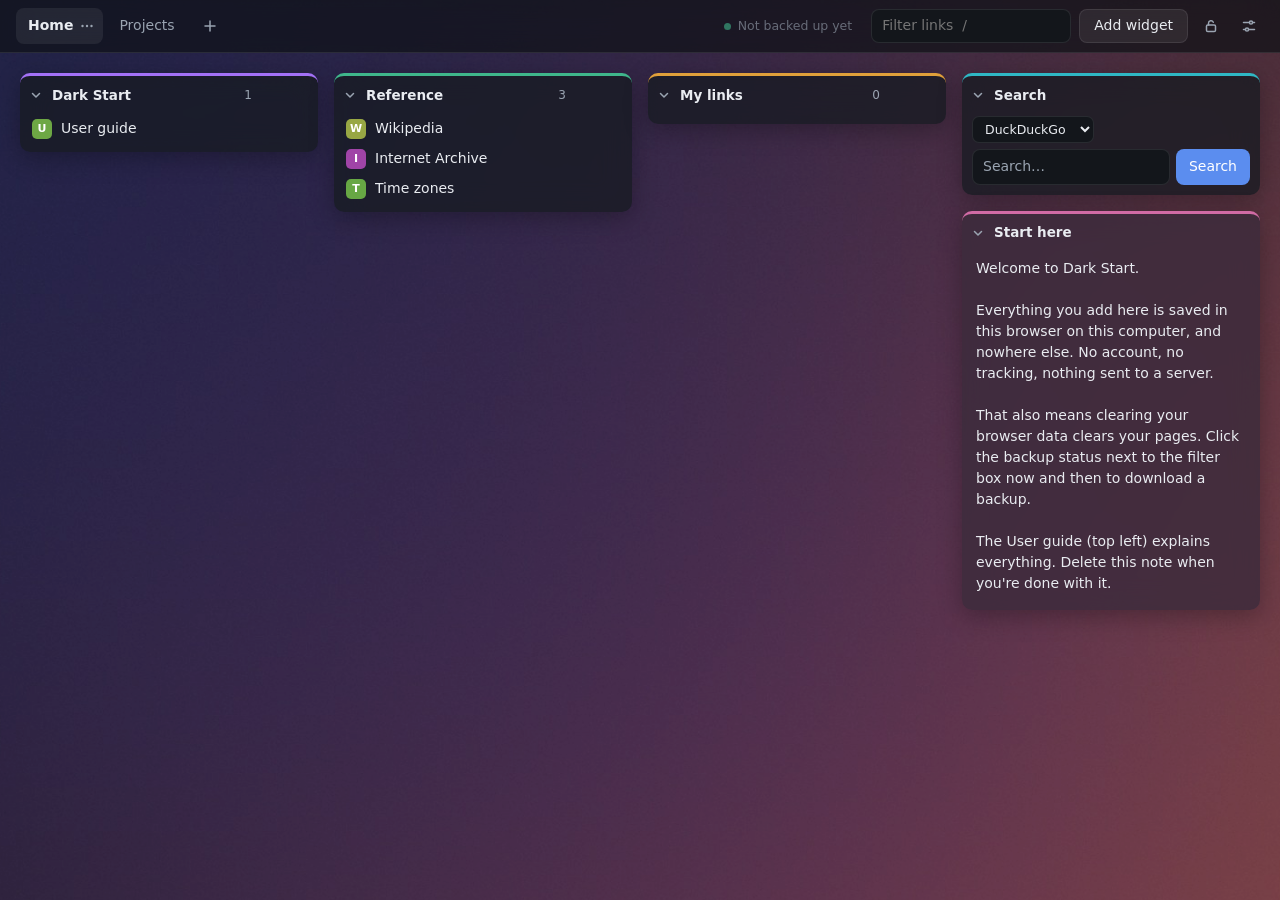
<file: index.html>
<!DOCTYPE html>
<html lang="en">
<head>
<meta charset="utf-8">
<meta name="viewport" content="width=device-width, initial-scale=1">
<!-- Leak controls (also sent as HTTP headers by web.config) -->
<meta name="referrer" content="no-referrer">
<meta http-equiv="x-dns-prefetch-control" content="off">
<meta http-equiv="Content-Security-Policy" content="default-src 'none'; script-src 'self'; style-src 'self'; img-src 'self' data: blob:; connect-src 'self'; base-uri 'none'; form-action 'none'">
<meta name="robots" content="noindex, nofollow">
<title>Dark Start</title>
<link rel="icon" href="data:,">
<link rel="stylesheet" href="css/app.css?v=7">
<script src="js/store.js?v=7" defer></script>
<script src="js/drag.js?v=7" defer></script>
<script src="js/app.js?v=7" defer></script>
</head>
<body data-theme="dark">
<div id="bg" aria-hidden="true"></div>

<header class="topbar">
  <nav id="tabs" class="tabs" role="tablist" aria-label="Pages"></nav>
  <button id="addTab" class="icon-btn edit-only" type="button" title="Add page" aria-label="Add page"></button>
  <div class="spacer"></div>
  <div id="backupStatus" class="backup-status" role="status" aria-live="polite"></div>
  <input id="filter" class="filter" type="search" placeholder="Filter links  /" autocomplete="off" spellcheck="false" aria-label="Filter links on this page">
  <button id="addWidget" class="btn edit-only" type="button">Add widget</button>
  <button id="lockBtn" class="icon-btn" type="button"></button>
  <button id="settingsBtn" class="icon-btn" type="button" title="Settings and backup" aria-label="Settings and backup"></button>
</header>

<main id="board" class="board"></main>

<div id="modal-root"></div>
<div id="toast" class="toast" role="status" hidden></div>
</body>
</html>
</file>
<file: css/app.css>
/* System fonts only: no web-font requests to anyone. */
:root {
  --dim: .25;
  --blur: 0px;
  --ui-accent: #5b8def;
  --radius: 10px;
  --font: "Segoe UI Variable Text", "Segoe UI", system-ui, -apple-system, Roboto, "Helvetica Neue", Arial, sans-serif;
}
body[data-theme="dark"] {
  --panel: rgba(24, 27, 34, .78);
  --panel-solid: #1c1f26;
  --bar: rgba(16, 18, 23, .72);
  --fg: #e9ecf1;
  --muted: #9aa4b1;
  --line: rgba(255, 255, 255, .09);
  --hover: rgba(255, 255, 255, .07);
  --input: #13161b;
  --shadow: 0 6px 24px rgba(0, 0, 0, .28);
}
body[data-theme="light"] {
  --panel: rgba(255, 255, 255, .88);
  --panel-solid: #ffffff;
  --bar: rgba(255, 255, 255, .78);
  --fg: #1c2027;
  --muted: #5f6874;
  --line: rgba(0, 0, 0, .09);
  --hover: rgba(0, 0, 0, .05);
  --input: #f4f5f7;
  --shadow: 0 6px 24px rgba(0, 0, 0, .14);
}

* { box-sizing: border-box; }
html, body { margin: 0; min-height: 100%; }
body {
  font: 14px/1.4 var(--font);
  color: var(--fg);
  background: #2a2f38;
  min-height: 100vh;
}
body.plain-bg { background: #2b313b; }
body[data-theme="light"].plain-bg { background: #dfe3e8; }

#bg {
  position: fixed; inset: -40px; z-index: -2;
  background: center / cover no-repeat;
  filter: blur(var(--blur));
}
body::before {
  content: ""; position: fixed; inset: 0; z-index: -1;
  background: rgba(0, 0, 0, var(--dim));
  pointer-events: none;
}

button { font: inherit; color: inherit; }
[hidden] { display: none !important; }
.spacer { flex: 1; }

/* ---------- top bar ---------- */
.topbar {
  position: sticky; top: 0; z-index: 50;
  display: flex; align-items: center; gap: 8px;
  padding: 8px 16px;
  background: var(--bar);
  backdrop-filter: blur(16px) saturate(1.2);
  border-bottom: 1px solid var(--line);
}
.tabs { display: flex; flex-wrap: wrap; gap: 4px; min-width: 0; }
.tab {
  display: flex; align-items: center; gap: 2px;
  padding: 6px 12px; border-radius: 8px;
  color: var(--muted); cursor: pointer; user-select: none;
  white-space: nowrap; outline: none;
  touch-action: none;
}
.tab:hover { background: var(--hover); color: var(--fg); }
.tab:focus-visible { box-shadow: 0 0 0 2px var(--ui-accent); }
.tab.active { background: var(--hover); color: var(--fg); font-weight: 600; padding-right: 4px; }
.tab .tab-menu { width: 24px; height: 24px; }
.tab.drop-hover { background: rgba(91, 141, 239, .25); color: var(--fg); box-shadow: 0 0 0 2px var(--ui-accent); }

.filter {
  width: 200px; padding: 6px 10px;
  border-radius: 8px; border: 1px solid var(--line);
  background: var(--input); color: var(--fg); font: inherit;
}
.filter:focus { outline: 2px solid var(--ui-accent); outline-offset: -1px; }

.icon-btn {
  display: inline-grid; place-items: center;
  width: 30px; height: 30px; padding: 0;
  border: 0; border-radius: 7px; background: transparent;
  color: var(--muted); cursor: pointer; flex: none;
}
.icon-btn:hover { background: var(--hover); color: var(--fg); }
.icon-btn:focus-visible { outline: 2px solid var(--ui-accent); }
.icon-btn.on { color: var(--ui-accent); }
.ic { display: inline-flex; }

.btn {
  padding: 6px 14px; border-radius: 8px;
  border: 1px solid var(--line); background: var(--hover);
  color: var(--fg); cursor: pointer; white-space: nowrap;
}
.btn:hover { filter: brightness(1.15); }
.btn:focus-visible { outline: 2px solid var(--ui-accent); outline-offset: 1px; }
.btn.primary { background: var(--ui-accent); border-color: transparent; color: #fff; }
.btn.danger { color: #ef6b63; }
.btn.danger-solid { background: #d9443c; border-color: transparent; color: #fff; }
.btn.small { padding: 4px 10px; font-size: 13px; }

/* ---------- board ---------- */
.board {
  --cols: 4;
  display: grid;
  grid-template-columns: repeat(var(--cols), minmax(0, 1fr));
  gap: 16px; align-items: start;
  padding: 20px; max-width: 1680px; margin: 0 auto;
}
@media (max-width: 1000px) { .board { grid-template-columns: repeat(2, minmax(0, 1fr)); } }
@media (max-width: 620px)  { .board { grid-template-columns: 1fr; } .filter { width: 120px; } }

.column { display: flex; flex-direction: column; gap: 16px; min-height: 140px; border-radius: var(--radius); }
body.dragging-widgets .column { outline: 1px dashed rgba(255, 255, 255, .22); outline-offset: 4px; }

.empty-hint {
  grid-column: 1 / -1; justify-self: center; text-align: center;
  padding: 28px 40px; border-radius: var(--radius);
  background: var(--panel); backdrop-filter: blur(12px);
}
.empty-hint p { margin: 0 0 12px; color: var(--muted); }

/* ---------- widgets ---------- */
.widget {
  --accent: #5b8def;
  background: var(--panel);
  backdrop-filter: blur(14px) saturate(1.15);
  border-radius: var(--radius);
  border-top: 3px solid var(--accent);
  box-shadow: var(--shadow);
  overflow: hidden;
}
.widget-head {
  display: flex; align-items: center; gap: 2px;
  padding: 6px 6px 6px 4px;
  cursor: grab; user-select: none; touch-action: none;
}
body.locked .widget-head { cursor: default; }
.w-title {
  flex: 1; min-width: 0; margin: 0 0 0 2px;
  font-size: 13.5px; font-weight: 600;
  white-space: nowrap; overflow: hidden; text-overflow: ellipsis;
}
.w-count { font-size: 12px; color: var(--muted); padding: 0 4px; font-variant-numeric: tabular-nums; }
.w-toggle { width: 24px; height: 24px; }
.w-toggle .ic { transition: transform .15s; }
.widget.collapsed .w-toggle .ic { transform: rotate(-90deg); }
.w-add, .w-menu { width: 26px; height: 26px; opacity: 0; transition: opacity .12s; }
.widget:hover .w-add, .widget:hover .w-menu, .w-add:focus-visible, .w-menu:focus-visible { opacity: 1; }

.links { list-style: none; margin: 0; padding: 0 6px 8px; min-height: 10px; }
.widget.collapsed .links { display: none; }
body.filtering .widget.collapsed .links { display: block; }
.link { display: flex; align-items: center; border-radius: 7px; user-select: none; }
.link:hover { background: var(--hover); }
.link a {
  flex: 1; min-width: 0;
  display: flex; align-items: center; gap: 9px;
  padding: 5px 6px; color: var(--fg); text-decoration: none;
  -webkit-user-drag: none;
}
.link a:focus-visible { outline: 2px solid var(--ui-accent); border-radius: 7px; }
.l-title { white-space: nowrap; overflow: hidden; text-overflow: ellipsis; }
.badge {
  flex: none; width: 20px; height: 20px; border-radius: 5px;
  display: grid; place-items: center;
  font-size: 11px; font-weight: 700; color: #fff;
}
.l-edit { width: 26px; height: 26px; opacity: 0; }
.link:hover .l-edit, .l-edit:focus-visible { opacity: 1; }

body.locked .edit-only { display: none !important; }

/* ---------- drag ---------- */
body.dragging, body.dragging * { cursor: grabbing !important; user-select: none !important; }
.drag-ghost {
  position: fixed !important; left: 0; top: 0; z-index: 1000; margin: 0;
  pointer-events: none; opacity: .94;
  box-shadow: 0 14px 40px rgba(0, 0, 0, .4);
}
li.drag-ghost { background: var(--panel-solid); list-style: none; }
.tab.drag-ghost { background: var(--panel-solid); }
.drag-hidden { display: none !important; }
.drag-placeholder {
  list-style: none; flex: none;
  border: 2px dashed var(--ui-accent); border-radius: 8px;
  background: rgba(91, 141, 239, .1);
}

/* ---------- menus ---------- */
.menu {
  position: fixed; z-index: 1500; min-width: 200px; max-height: 70vh; overflow: auto;
  padding: 6px; border-radius: 10px;
  background: var(--panel-solid); border: 1px solid var(--line); box-shadow: var(--shadow);
}
.menu > button {
  display: block; width: 100%; text-align: left;
  padding: 7px 10px; border: 0; border-radius: 6px; background: none; cursor: pointer;
}
.menu > button:hover, .menu > button:focus-visible { background: var(--hover); outline: none; }
.menu > button.danger { color: #ef6b63; }
.menu hr { border: 0; border-top: 1px solid var(--line); margin: 5px 4px; }
.menu-label { font-size: 11px; text-transform: uppercase; letter-spacing: .06em; color: var(--muted); padding: 6px 10px 4px; }
.menu .swatches, .menu .seg { margin: 2px 10px 6px; }

.swatches { display: flex; gap: 7px; flex-wrap: wrap; }
.swatch { width: 22px; height: 22px; border-radius: 50%; border: 2px solid transparent; cursor: pointer; padding: 0; box-shadow: inset 0 0 0 1px rgba(0,0,0,.15); }
.swatch.sel { border-color: var(--fg); }

.seg { display: inline-flex; padding: 3px; gap: 2px; border-radius: 9px; background: var(--input); border: 1px solid var(--line); }
.seg button { border: 0; background: none; padding: 5px 12px; border-radius: 6px; cursor: pointer; color: var(--muted); }
.seg button.sel { background: var(--panel-solid); color: var(--fg); box-shadow: 0 1px 3px rgba(0,0,0,.2); }
.seg.small button { padding: 3px 9px; min-width: 28px; }

/* ---------- modals ---------- */
.modal-backdrop {
  position: fixed; inset: 0; z-index: 2000;
  display: grid; place-items: center; padding: 16px;
  background: rgba(0, 0, 0, .45);
}
.modal {
  width: min(480px, 100%); max-height: 88vh; overflow: auto;
  background: var(--panel-solid); color: var(--fg);
  border-radius: 14px; border: 1px solid var(--line); box-shadow: 0 20px 60px rgba(0, 0, 0, .45);
}
.modal.wide { width: min(720px, 100%); }
.modal-head { display: flex; align-items: center; padding: 14px 14px 4px 20px; }
.modal-head h3 { flex: 1; margin: 0; font-size: 16px; }
.modal-body { padding: 8px 20px 12px; }
.modal-body p { margin: 6px 0 10px; }
.modal-foot { display: flex; gap: 8px; justify-content: flex-end; padding: 10px 20px 18px; }
.modal-foot .spacer { flex: 1; }

.field { margin: 10px 0 14px; }
.field-label { font-size: 12.5px; font-weight: 600; margin-bottom: 6px; color: var(--muted); }
.field input[type=text], .field textarea {
  width: 100%; padding: 8px 10px; border-radius: 8px;
  border: 1px solid var(--line); background: var(--input); color: var(--fg); font: inherit;
}
.field textarea { resize: vertical; font-family: ui-monospace, Consolas, monospace; font-size: 13px; }
.field input:focus, .field textarea:focus { outline: 2px solid var(--ui-accent); outline-offset: -1px; }
.field input.invalid { outline: 2px solid #e5534b; }
.field input[type=range] { width: 100%; accent-color: var(--ui-accent); }
.hint { display: block; color: var(--muted); font-size: 12.5px; margin-top: 4px; }
.section-label { font-size: 12.5px; font-weight: 600; color: var(--muted); margin: 18px 0 8px; padding-top: 14px; border-top: 1px solid var(--line); }
.lib-list { display: flex; flex-direction: column; gap: 6px; }
.lib-item { display: flex; align-items: center; justify-content: space-between; gap: 12px; padding: 8px 10px; border-radius: 8px; background: var(--hover); }
.lib-name { font-weight: 600; }

.settings section { padding: 4px 0 14px; border-bottom: 1px solid var(--line); }
.settings section:last-child { border-bottom: 0; }
.settings h4 { margin: 10px 0 10px; font-size: 13px; text-transform: uppercase; letter-spacing: .06em; color: var(--muted); }
.row2 { display: grid; grid-template-columns: 1fr 1fr; gap: 16px; }
.check { display: inline-flex; align-items: center; gap: 6px; cursor: pointer; }
.check input { accent-color: var(--ui-accent); width: 16px; height: 16px; margin: 0; }
.btn-row { display: flex; align-items: center; gap: 14px; flex-wrap: wrap; margin: 10px 0; }

.bg-grid { display: grid; grid-template-columns: repeat(auto-fill, minmax(118px, 1fr)); gap: 10px; }
.bg-wrap { position: relative; }
.bg-opt {
  display: flex; align-items: flex-end; width: 100%; aspect-ratio: 16 / 10; padding: 0;
  border-radius: 9px; border: 2px solid var(--line); cursor: pointer; overflow: hidden;
  background: #39404b center / cover no-repeat;
}
.bg-opt.plain { background: linear-gradient(135deg, #2b313b, #3a414d); }
.bg-opt.sel { border-color: var(--ui-accent); box-shadow: 0 0 0 2px var(--ui-accent); }
.bg-opt.upload { align-items: center; justify-content: center; border-style: dashed; background: var(--input); color: var(--muted); }
.bg-name { width: 100%; padding: 14px 8px 5px; font-size: 12px; color: #fff; text-align: left; background: linear-gradient(transparent, rgba(0,0,0,.6)); white-space: nowrap; overflow: hidden; text-overflow: ellipsis; }
.bg-del { position: absolute; top: 4px; right: 4px; width: 24px; height: 24px; background: rgba(0,0,0,.55); color: #fff; opacity: 0; }
.bg-wrap:hover .bg-del, .bg-del:focus-visible { opacity: 1; }
.bg-del:hover { background: #d9443c; color: #fff; }

/* ---------- toast ---------- */
.toast {
  position: fixed; left: 50%; bottom: 22px; transform: translateX(-50%); z-index: 3000;
  max-width: min(560px, 92vw); padding: 10px 16px; border-radius: 9px;
  background: var(--panel-solid); color: var(--fg); border: 1px solid var(--line); box-shadow: var(--shadow);
}
.toast.error { border-color: #e5534b; }

@media (prefers-reduced-motion: reduce) { * { transition: none !important; } }

/* ---------- search & notes widgets ---------- */
.widget.collapsed .w-body { display: none; }
.search-box { padding: 2px 10px 10px; display: flex; flex-direction: column; gap: 6px; }
.search-row { display: flex; gap: 6px; }
.search-input {
  flex: 1; min-width: 0; padding: 7px 10px; border-radius: 8px;
  border: 1px solid var(--line); background: var(--input); color: var(--fg); font: inherit;
}
.search-input:focus { outline: 2px solid var(--accent); outline-offset: -1px; }
.search-go { padding: 6px 12px; background: var(--accent); }
.engine-select {
  align-self: flex-start; max-width: 100%;
  padding: 4px 8px; border-radius: 7px; font: inherit; font-size: 12.5px;
  border: 1px solid var(--line); background: var(--input); color: var(--fg); cursor: pointer;
}
.field .engine-select { font-size: 14px; padding: 6px 10px; }

.widget.type-notes { background: color-mix(in srgb, var(--accent) 16%, var(--panel)); }
.note-wrap { padding: 0 8px 8px; }
.note {
  display: block; width: 100%; min-height: 90px; resize: none; overflow: auto;
  padding: 6px 6px; border: 0; border-radius: 6px; background: transparent;
  color: var(--fg); font: 14px/1.5 var(--font); white-space: pre-wrap;
}
.note:hover { background: var(--hover); }
.note:focus { outline: none; background: var(--hover); }
.note::placeholder, .search-input::placeholder { color: var(--muted); }
body.locked .note { cursor: text; }

.engine-list { display: flex; flex-direction: column; gap: 4px; margin: 4px 0 6px; }
.engine-row { display: flex; align-items: center; gap: 8px; padding: 6px 4px 6px 10px; border-radius: 8px; background: var(--hover); }
.engine-info { flex: 1; min-width: 0; }
.engine-name { font-weight: 600; white-space: pre; }
.engine-url { font-size: 12px; color: var(--muted); white-space: nowrap; overflow: hidden; text-overflow: ellipsis; font-family: ui-monospace, Consolas, monospace; }
.add-engine-label { margin-top: 14px; }
.add-engine { display: grid; grid-template-columns: 1fr 2fr auto; gap: 6px; }
.add-engine input {
  min-width: 0; padding: 7px 10px; border-radius: 8px;
  border: 1px solid var(--line); background: var(--input); color: var(--fg); font: inherit;
}
.add-engine input:focus { outline: 2px solid var(--ui-accent); outline-offset: -1px; }
.add-engine input.invalid { outline: 2px solid #e5534b; }

/* ---------- icon (grid) view for link widgets ---------- */
.view-grid .links {
  display: grid;
  grid-template-columns: repeat(auto-fill, minmax(74px, 1fr));
  gap: 4px;
  padding: 4px 8px 10px;
}
.view-grid .link { position: relative; justify-content: center; border-radius: 10px; }
.view-grid .link a {
  flex-direction: column; align-items: center; justify-content: flex-start; gap: 6px;
  width: 100%; padding: 8px 4px 7px; text-align: center;
}
.view-grid .badge {
  width: 42px; height: 42px; border-radius: 11px;
  font-size: 19px; font-weight: 700;
  box-shadow: 0 2px 6px rgba(0, 0, 0, .25);
}
.view-grid .l-title { max-width: 100%; font-size: 12px; line-height: 1.25; }
.view-grid .l-edit {
  position: absolute; top: 1px; right: 1px;
  width: 22px; height: 22px; border-radius: 6px;
  background: var(--panel-solid);
}
.view-grid .drag-placeholder { height: auto !important; min-height: 78px; }
li.drag-ghost .badge { box-shadow: none; }
.ghost-holder { position: fixed; left: 0; top: 0; width: 0; height: 0; z-index: 1000; }

/* ---------- backup status (top bar) ---------- */
.backup-status { display: flex; align-items: center; gap: 2px; flex: none; }
.backup-status .bs-main {
  display: inline-flex; align-items: center; gap: 7px;
  padding: 5px 10px; border-radius: 999px;
  border: 1px solid transparent; background: transparent;
  font-size: 12.5px; cursor: pointer; white-space: nowrap;
  transition: color .3s, background .3s, border-color .3s, opacity .3s;
}
.backup-status .bs-main:hover { background: var(--hover); }
.backup-status .bs-main:focus-visible { outline: 2px solid var(--ui-accent); }
.bs-dot { width: 7px; height: 7px; border-radius: 50%; background: currentColor; flex: none; }

/* Brightens as un-backed-up changes age. */
.backup-status.level-0 .bs-main { color: var(--muted); opacity: .6; }
.backup-status.level-0:not(.dirty) .bs-dot { background: #3fb68b; }
.backup-status.level-1 .bs-main { color: var(--fg); opacity: .9; }
.backup-status.level-2 .bs-main { color: #f0b54d; border-color: rgba(240, 181, 77, .35); }
.backup-status.level-3 .bs-main {
  color: #1d1606; background: #f0b54d; border-color: #f0b54d; font-weight: 600;
  box-shadow: 0 0 0 3px rgba(240, 181, 77, .18);
}
.backup-status.level-3 .bs-main:hover { background: #f5c46b; }
.bs-cta { padding-left: 8px; margin-left: 2px; border-left: 1px solid rgba(29, 22, 6, .35); }
.bs-snooze { width: 24px; height: 24px; display: grid; place-items: center; border: 0; border-radius: 50%; background: transparent; color: var(--muted); cursor: pointer; }
.bs-snooze:hover { background: var(--hover); color: var(--fg); }

#settingsBtn { position: relative; }
#settingsBtn.has-dot::after {
  content: ""; position: absolute; top: 5px; right: 5px; width: 8px; height: 8px; border-radius: 50%;
  background: #f0b54d; box-shadow: 0 0 0 2px var(--bar);
}

@media (max-width: 1100px) {
  .backup-status .bs-text, .backup-status .bs-cta { display: none; }
  .backup-status .bs-main { padding: 8px; }
}

/* ---------- sections inside link widgets ---------- */
.link.section { align-items: center; gap: 8px; padding: 10px 6px 3px; border-radius: 0; cursor: grab; }
.link.section:hover { background: transparent; }
.link.section.plain { padding: 6px 6px; }
.sec-title {
  flex: none; max-width: 70%;
  font-size: 11px; font-weight: 700; letter-spacing: .07em; text-transform: uppercase;
  color: var(--accent); white-space: nowrap; overflow: hidden; text-overflow: ellipsis;
}
.sec-line { flex: 1; height: 1px; background: var(--line); }
.link.section .sec-title + .sec-line { background: color-mix(in srgb, var(--accent) 35%, transparent); }
.link.section .l-edit { width: 22px; height: 22px; }
body.locked .link.section { cursor: default; }
.view-grid .link.section { grid-column: 1 / -1; justify-content: flex-start; padding: 8px 4px 2px; }
.view-grid .link.section .l-edit { position: static; background: transparent; }
li.drag-ghost.section { background: var(--panel-solid); padding: 8px 10px; }
</file>
